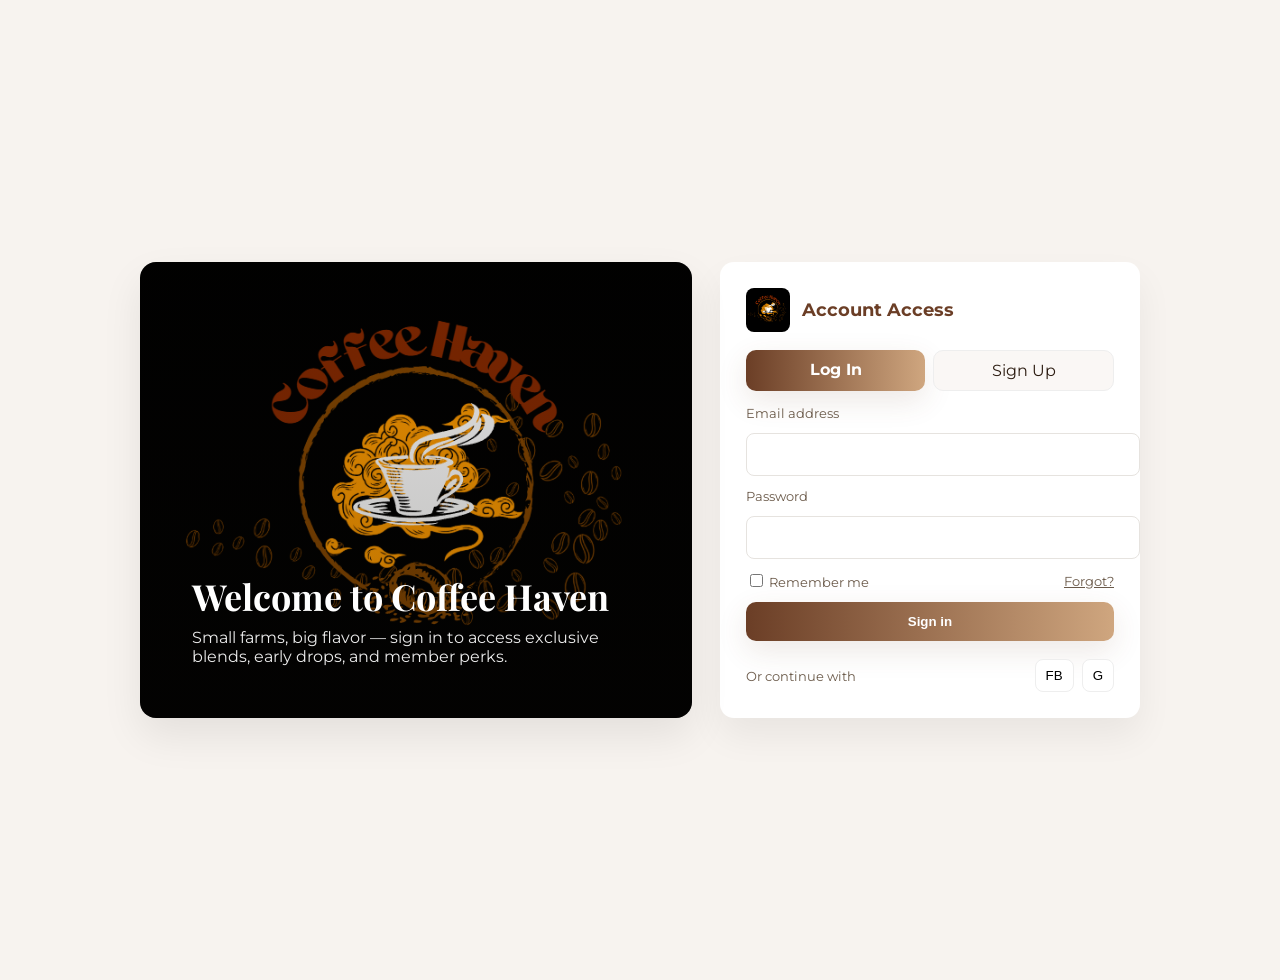
<file: login/login.html>
<!doctype html>
<html lang="en">
    <head>
        <meta charset="utf-8">
        <meta name="viewport" content="width=device-width, initial-scale=1">
        <title>Coffee Haven — Account</title>
        <link href="https://fonts.googleapis.com/css2?family=Montserrat:wght@400;600;700&family=Playfair+Display:wght@700&display=swap" rel="stylesheet">
        <style>
            :root{
                --bg:#f7f3ef;
                --card:#ffffff;
                --accent1:#6b3e26; /* coffee brown */
                --accent2:#cfa67f; /* light brown */
                --muted:#6b5a4a;
            }
            html,body{height:100%;margin:0;font-family:Montserrat,system-ui,Arial;background:var(--bg);color:#2b1b10}
            .page{min-height:100%;display:flex;align-items:center;justify-content:center;padding:40px}
            .auth-wrap{width:100%;max-width:1000px;display:grid;grid-template-columns:1fr 420px;gap:28px;align-items:stretch}
            /* left visual panel */
            .auth-visual{position:relative;border-radius:16px;overflow:hidden;display:flex;align-items:flex-end;padding:24px;background-size:cover;background-position:center center;box-shadow:0 18px 40px rgba(11,9,6,0.08)}
            .auth-visual .overlay{position:absolute;inset:0;background:linear-gradient(180deg, rgba(11,9,6,0.12), rgba(11,9,6,0.28));}
            .visual-content{position:relative;z-index:2;color:#fff;padding:28px;max-width:560px}
            .visual-content h3{font-family:'Playfair Display',serif;font-size:36px;margin:0 0 8px}
            .visual-content p{margin:0;color:rgba(255,255,255,0.92)}

            /* right form card */
            .auth-card{background:var(--card);border-radius:14px;padding:26px;box-shadow:0 18px 36px rgba(11,9,6,0.06);}
            .brand{display:flex;align-items:center;gap:12px;margin-bottom:8px}
            .brand img{width:44px;height:44px;border-radius:8px;object-fit:cover}
            .brand h2{margin:0;font-size:18px;color:var(--accent1)}

            .tabs{display:flex;gap:8px;margin:18px 0 14px}
            .tab{flex:1;padding:10px;border-radius:10px;text-align:center;cursor:pointer;border:1px solid #eee;background:#faf7f5}
            .tab.active{background:linear-gradient(90deg,var(--accent1),var(--accent2));color:#fff;font-weight:700;border:none;box-shadow:0 10px 30px rgba(107,62,38,0.12)}

            form{display:flex;flex-direction:column;gap:12px}
            label{font-size:13px;color:var(--muted);display:block}
            input[type="text"],input[type="email"],input[type="password"]{width:100%;padding:12px;border-radius:8px;border:1px solid #e6e3df;font-size:15px}
            .form-row{display:flex;gap:10px}
            .btn{cursor:pointer;border:0;padding:12px 16px;border-radius:10px;font-weight:700}
            .btn.primary{background:linear-gradient(90deg,var(--accent1),var(--accent2));color:#fff;box-shadow:0 10px 30px rgba(107,62,38,0.12)}
            .btn.ghost{background:transparent;border:1px solid #eee;color:var(--accent1)}
            .muted{color:var(--muted);font-size:13px}

            .helper{display:flex;justify-content:space-between;align-items:center}
            .socials{display:flex;gap:8px}
            .socials button{padding:8px 10px;border-radius:8px;border:1px solid #eee;background:#fff}

            /* small helpers */
            .feedback{min-height:18px;font-size:13px;color:#d9534f}
            .success{color:#065f46}

            @media (max-width:980px){.auth-wrap{grid-template-columns:1fr;}.auth-visual{height:220px}.visual-content h3{font-size:22px}.auth-visual .overlay{background:linear-gradient(180deg, rgba(11,9,6,0.18), rgba(11,9,6,0.36));}}
        </style>
    </head>
    <body>
        <div class="page">
            <div class="auth-wrap">
                <div class="auth-visual" style="background-image:url('../PICTURES/Screenshot 2025-11-04 002254.png')">
                    <div class="overlay" aria-hidden="true"></div>
                    <div class="visual-content">
                        <h3>Welcome to Coffee Haven</h3>
                        <p>Small farms, big flavor — sign in to access exclusive blends, early drops, and member perks.</p>
                    </div>
                </div>

                <div class="auth-card" role="region" aria-labelledby="auth-heading">
                    <div class="brand">
                        <img src="../PICTURES/Screenshot 2025-11-04 002254.png" alt="Coffee Haven logo">
                        <h2 id="auth-heading">Account Access</h2>
                    </div>

                    <div class="tabs" role="tablist">
                        <div id="tab-login" class="tab active" role="tab" aria-selected="true">Log In</div>
                        <div id="tab-signup" class="tab" role="tab" aria-selected="false">Sign Up</div>
                    </div>

                    <div id="forms">
                        <form id="form-login" action="login.php" method="post" aria-hidden="false">
                            <label for="login-email">Email address</label>
                            <input id="login-email" name="email" type="email" required autocomplete="email">

                            <label for="login-pass">Password</label>
                            <input id="login-pass" name="password" type="password" required autocomplete="current-password">

                            <div class="helper">
                                <label class="muted"><input type="checkbox" name="remember"> Remember me</label>
                                <a href="#" class="muted">Forgot?</a>
                            </div>

                            <button class="btn primary" type="submit">Sign in</button>
                            <div class="helper" style="margin-top:6px">
                                <div class="muted">Or continue with</div>
                                <div class="socials">
                                    <button type="button" title="Sign in with Facebook">FB</button>
                                    <button type="button" title="Sign in with Google">G</button>
                                </div>
                            </div>
                        </form>

                        <form id="form-signup" action="register.php" method="post" style="display:none" aria-hidden="true">
                            <label for="signup-name">Full name</label>
                            <input id="signup-name" name="fullname" type="text" required autocomplete="name">

                            <label for="signup-email">Email address</label>
                            <input id="signup-email" name="email" type="email" required autocomplete="email">

                            <label for="signup-pass">Create password</label>
                            <input id="signup-pass" name="password" type="password" required autocomplete="new-password">
                            <div id="pw-feedback" class="feedback" aria-live="polite"></div>

                            <label class="muted"><input type="checkbox" required> I agree to the <a href="#">Terms</a></label>
                            <button class="btn primary" type="submit">Create account</button>
                        </form>
                    </div>
                </div>
            </div>
        </div>

        <script>
            // Tabs and simple UI behaviors
            (function(){
                const tabLogin = document.getElementById('tab-login');
                const tabSignup = document.getElementById('tab-signup');
                const formLogin = document.getElementById('form-login');
                const formSignup = document.getElementById('form-signup');
                const signupPass = document.getElementById('signup-pass');
                const pwFeedback = document.getElementById('pw-feedback');

                function showLogin(){ tabLogin.classList.add('active'); tabSignup.classList.remove('active'); formLogin.style.display='block'; formSignup.style.display='none'; tabLogin.setAttribute('aria-selected','true'); tabSignup.setAttribute('aria-selected','false'); }
                function showSignup(){ tabSignup.classList.add('active'); tabLogin.classList.remove('active'); formSignup.style.display='block'; formLogin.style.display='none'; tabSignup.setAttribute('aria-selected','true'); tabLogin.setAttribute('aria-selected','false'); }

                tabLogin.addEventListener('click', showLogin);
                tabSignup.addEventListener('click', showSignup);

                // Password strength helper
                if(signupPass){
                    signupPass.addEventListener('input', ()=>{
                        const v = signupPass.value; let s=0; if(v.length>=8) s++; if(/[A-Z]/.test(v)) s++; if(/[0-9]/.test(v)) s++; if(/[^A-Za-z0-9]/.test(v)) s++;
                        if(v.length===0){ pwFeedback.textContent=''; }
                        else if(s<=1){ pwFeedback.textContent='Weak password'; pwFeedback.style.color='#d9534f'; }
                        else if(s===2){ pwFeedback.textContent='Medium strength'; pwFeedback.style.color='#f0ad4e'; }
                        else { pwFeedback.textContent='Strong password'; pwFeedback.style.color='#28a745'; }
                    });
                }
            })();
        </script>
    </body>
</html>
</file>
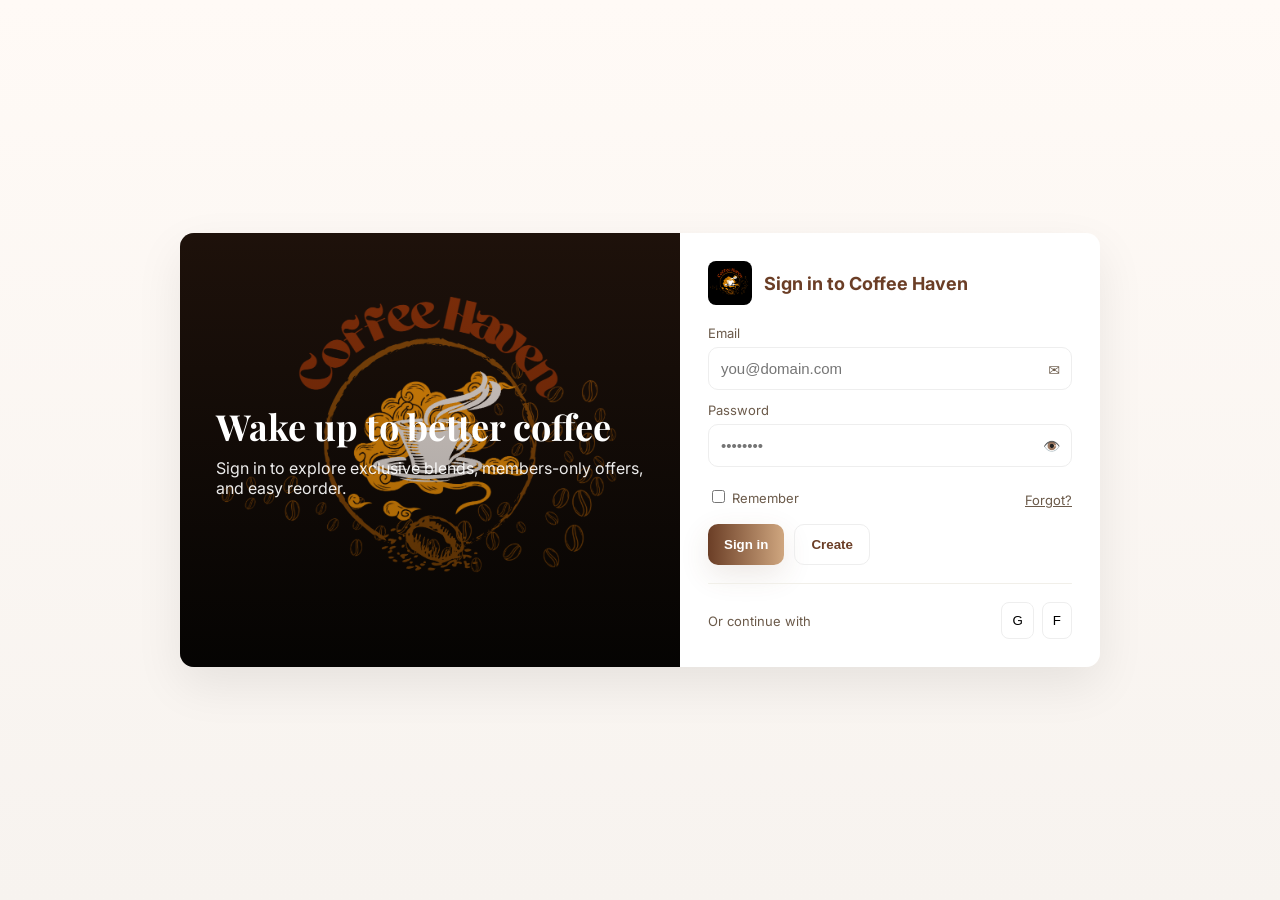
<file: login/login_alt.html>
<!doctype html>
<html lang="en">
  <head>
    <meta charset="utf-8">
    <meta name="viewport" content="width=device-width,initial-scale=1">
    <title>Coffee Haven — Sign in</title>
    <link href="https://fonts.googleapis.com/css2?family=Inter:wght@400;600;700&family=Playfair+Display:wght@700&display=swap" rel="stylesheet">
    <style>
      :root{ --bg:#f6f2ef; --card:#ffffff; --accent:#6b3e26; --accent-2:#cfa67f; --muted:#6b5a4a; }
      *{box-sizing:border-box}
      html,body{height:100%;margin:0;font-family:Inter,system-ui,Arial;background:linear-gradient(180deg,#fffaf6,#f7f3ef)}

      .stage{min-height:100vh;display:flex;align-items:center;justify-content:center;padding:32px}
      .card{width:100%;max-width:920px;border-radius:14px;display:grid;grid-template-columns:1fr 420px;overflow:hidden;box-shadow:0 18px 48px rgba(11,9,6,0.08)}

      /* Left decorative area */
      .left{position:relative;background-image:url('../PICTURES/Screenshot 2025-11-04 002254.png');background-size:cover;background-position:center;display:flex;align-items:center;justify-content:center;padding:36px}
      .left .panel{position:relative;z-index:2;color:#fff;max-width:460px}
      .left::before{content:'';position:absolute;inset:0;background:linear-gradient(180deg, rgba(107,62,38,0.28), rgba(12,9,6,0.42));}
      .left h1{font-family:'Playfair Display',serif;font-size:36px;margin:0 0 8px}
      .left p{margin:0;color:rgba(255,255,255,0.92)}

      /* Right form area */
      .right{background:var(--card);padding:28px;display:flex;flex-direction:column;gap:14px}
      .logo{display:flex;align-items:center;gap:12px}
      .logo img{width:44px;height:44px;border-radius:8px;object-fit:cover}
      .logo h2{margin:0;font-size:18px;color:var(--accent)}

      .form{margin-top:6px;display:flex;flex-direction:column;gap:12px}
      .field{position:relative}
      .field input{width:100%;padding:12px 40px 12px 12px;border-radius:10px;border:1px solid #eee;font-size:15px}
      .field .icon{position:absolute;right:12px;top:50%;transform:translateY(-50%);color:var(--muted);font-size:14px}
      label.small{font-size:13px;color:var(--muted);margin-bottom:6px;display:block}

      .actions{display:flex;align-items:center;justify-content:space-between;margin-top:8px}
      .btn{padding:12px 16px;border-radius:10px;border:0;cursor:pointer;font-weight:700}
      .btn.primary{background:linear-gradient(90deg,var(--accent),var(--accent-2));color:#fff;box-shadow:0 10px 30px rgba(107,62,38,0.12)}
      .btn.ghost{background:transparent;border:1px solid #eee;color:var(--accent)}

      .small-row{display:flex;align-items:center;gap:10px}
      .muted{color:var(--muted);font-size:13px}

      .divider{height:1px;background:#f1efe9;border-radius:6px;margin:6px 0}

      .oauth{display:flex;gap:8px}
      .oauth button{flex:1;padding:10px;border-radius:8px;border:1px solid #eee;background:#fff}

      /* subtle input focus */
      input:focus{outline:none;border-color:rgba(107,62,38,0.12);box-shadow:0 6px 20px rgba(107,62,38,0.06)}

      /* responsive */
      @media (max-width:880px){.card{grid-template-columns:1fr;}.left{height:200px}.right{padding:20px}}
    </style>
  </head>
  <body>
    <main class="stage">
      <section class="card" role="main">
        <div class="left" aria-hidden="false">
          <div class="panel">
            <h1>Wake up to better coffee</h1>
            <p>Sign in to explore exclusive blends, members-only offers, and easy reorder.</p>
          </div>
        </div>

        <aside class="right" aria-labelledby="signin-title">
          <div class="logo">
            <img src="../PICTURES/Screenshot 2025-11-04 002254.png" alt="Coffee Haven">
            <h2 id="signin-title">Sign in to Coffee Haven</h2>
          </div>

          <form class="form" action="login.php" method="post" novalidate>
            <div>
              <label class="small" for="email">Email</label>
              <div class="field">
                <input id="email" name="email" type="email" required autocomplete="email" placeholder="you@domain.com">
                <span class="icon">✉️</span>
              </div>
            </div>

            <div>
              <label class="small" for="password">Password</label>
              <div class="field">
                <input id="password" name="password" type="password" required autocomplete="current-password" placeholder="••••••••">
                <button type="button" id="togglePwd" class="icon" aria-label="Show password" style="background:none;border:0;padding:0;">👁️</button>
              </div>
            </div>

            <div class="actions">
              <label class="small"><input type="checkbox" name="remember"> Remember</label>
              <a class="muted" href="#">Forgot?</a>
            </div>

            <div style="display:flex;gap:10px">
              <button class="btn primary" type="submit">Sign in</button>
              <button class="btn ghost" type="button" onclick="location.href='register.php'">Create</button>
            </div>

            <div class="divider"></div>

            <div style="display:flex;align-items:center;justify-content:space-between">
              <div class="muted">Or continue with</div>
              <div class="oauth">
                <button type="button" aria-label="Continue with Google">G</button>
                <button type="button" aria-label="Continue with Facebook">F</button>
              </div>
            </div>
          </form>
        </aside>
      </section>
    </main>

    <script>
      // Show/hide password
      (function(){
        const pwd = document.getElementById('password');
        const btn = document.getElementById('togglePwd');
        if(!pwd || !btn) return;
        btn.addEventListener('click', ()=>{
          const type = pwd.type === 'password' ? 'text' : 'password';
          pwd.type = type;
          btn.textContent = type === 'text' ? '🙈' : '👁️';
        });
      })();
    </script>
  </body>
</html>
</file>
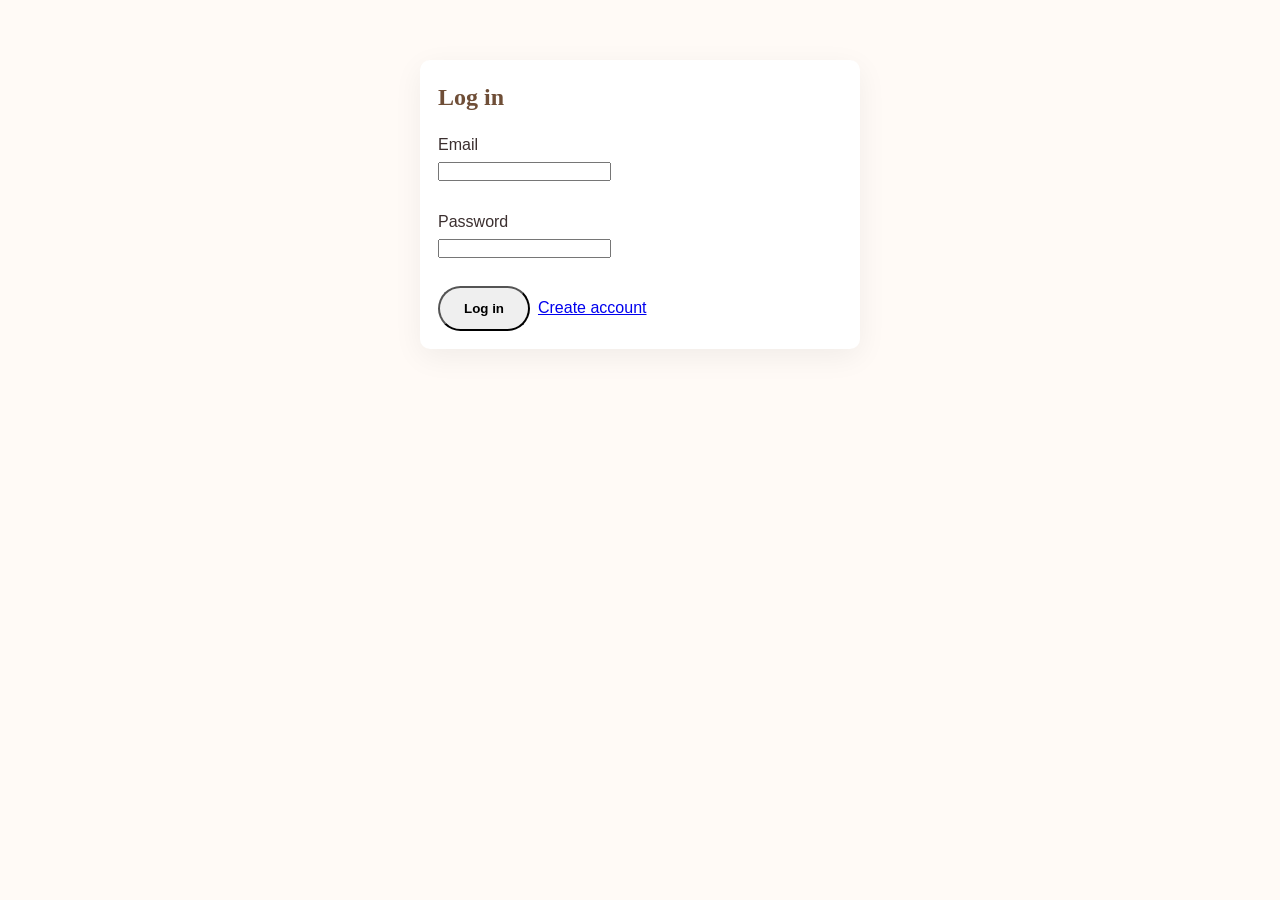
<file: login/login_local.html>
<!doctype html>
<html lang="en">
<head>
  <meta charset="utf-8">
  <meta name="viewport" content="width=device-width,initial-scale=1">
  <title>Log In — Coffee Haven</title>
  <link rel="stylesheet" href="../style.css">
  <style>body{font-family:Montserrat,Arial,Helvetica,sans-serif;background:#fffaf6;color:#3b2f2f;padding:24px} .card{max-width:440px;margin:36px auto;padding:18px;background:#fff;border-radius:10px;box-shadow:0 8px 30px rgba(11,9,6,0.06)}</style>
</head>
<body>
  <main class="card">
    <h2>Log in</h2>
    <form id="login-form">
      <label>Email<br><input id="email" required type="email"></label><br><br>
      <label>Password<br><input id="password" required type="password"></label><br><br>
      <div style="display:flex;gap:8px"><button type="submit" class="btn">Log in</button><a href="register.html" style="align-self:center">Create account</a></div>
    </form>
  </main>
  <script>
    async function fallbackLocalLogin(email,password){ try{ const users = JSON.parse(localStorage.getItem('coffeeHavenUsers')||'[]'); const u = users.find(x=>x.email && x.email.toLowerCase()===String(email).toLowerCase() && x.password===password); if(u){ localStorage.setItem('coffeeHavenCurrentUser', JSON.stringify(u)); return u; } return null; }catch(e){ console.error(e); return null; } }

    document.getElementById('login-form').addEventListener('submit', async (e)=>{
      e.preventDefault();
      const email=document.getElementById('email').value.trim();
      const password=document.getElementById('password').value;

      // try server API
      try{
        const resp = await fetch('/coffee_haven/login/api_login.php', { method: 'POST', headers: { 'Content-Type':'application/json' }, body: JSON.stringify({ email: email, password: password }) });
        const data = await resp.json();
        if(data && data.ok){ const user = data.user; localStorage.setItem('coffeeHavenCurrentUser', JSON.stringify(user)); alert('Logged in as ' + (user.username || user.email)); window.location.href = '/coffee_haven/login/profile.html'; return; }
      }catch(err){ console.warn('API login failed, falling back to local login', err); }

      // fallback
      const u = await fallbackLocalLogin(email,password);
      if(!u){ alert('Invalid credentials'); return; }
      alert('Logged in locally as '+(u.name||u.email)); window.location.href='/coffee_haven/login/profile.html';
    });
  </script>
</body>
</html>
</file>
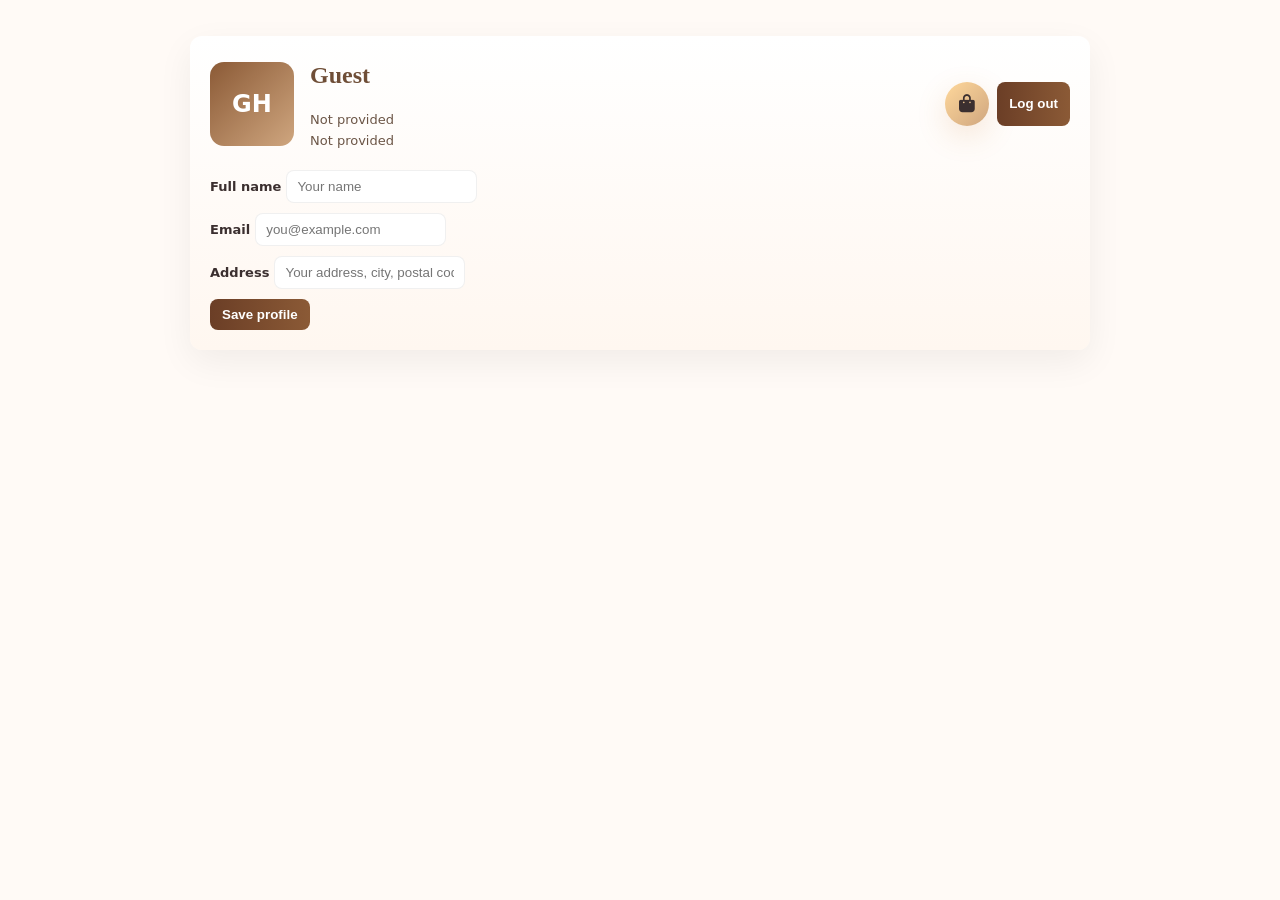
<file: login/profile.html>
<!DOCTYPE html>
<html lang="en">
<head>
    <meta charset="utf-8">
    <meta name="viewport" content="width=device-width,initial-scale=1">
    <title>Account Profile - Coffee Haven</title>
    <link rel="stylesheet" href="../style.css">
    <link href="https://cdnjs.cloudflare.com/ajax/libs/font-awesome/6.5.1/css/all.min.css" rel="stylesheet">
    <style>
        body{ font-family:Montserrat, system-ui, -apple-system, 'Segoe UI', Roboto, 'Helvetica Neue', Arial; background:#fffaf6; color:#3b2f2f; }
        .profile-container{ max-width:900px; margin:36px auto; padding:20px; background:linear-gradient(180deg,#fff,#fff7f0); border-radius:12px; box-shadow:0 12px 36px rgba(11,9,6,0.06); }
        .profile-header{ display:flex; align-items:center; gap:16px; }
        .avatar{ width:84px; height:84px; border-radius:14px; background:linear-gradient(135deg,#8b5a36,#cfa67f); display:flex; align-items:center; justify-content:center; color:#fff; font-weight:900; font-size:24px; }
        .profile-actions{ margin-left:auto; display:flex; gap:8px; }
        .btn{ padding:8px 12px; border-radius:8px; background:linear-gradient(90deg,#6b3e26,#8b5a36); color:#fff; border:0; cursor:pointer; font-weight:800; }
        .profile-form{ margin-top:18px; display:grid; gap:10px; }
        label{ font-weight:700; font-size:13px; }
        input[type="text"], input[type="email"]{ padding:8px 10px; border-radius:8px; border:1px solid rgba(0,0,0,0.06); }
        .orders{ margin-top:18px; }
        .order{ background:#fff; border-radius:8px; padding:12px; box-shadow:0 8px 20px rgba(15,23,42,0.03); margin-bottom:10px; }
        .muted{ color:#6b5546; font-size:13px; }
        /* Return to shop icon */
        .return-shop-icon{ display:inline-flex; align-items:center; justify-content:center; width:44px; height:44px; border-radius:999px; background: linear-gradient(135deg,#ffd89b,#cfa67f); color:#3b2f2f; text-decoration:none; box-shadow:0 10px 30px rgba(203,128,53,0.18); border:none; transition:transform .18s ease, box-shadow .18s ease; }
        .return-shop-icon i{ font-size:18px; }
        .return-shop-icon:hover{ transform:translateY(-4px) scale(1.04); box-shadow:0 20px 40px rgba(203,128,53,0.24); }
    </style>
</head>
<body>
    <main class="profile-container">
        <div class="profile-header">
            <div class="avatar" id="pf-avatar">GH</div>
            <div>
                <h2 id="pf-name">Guest</h2>
                <div class="muted" id="pf-email">Not provided</div>
                <div class="muted" id="pf-address">Not provided</div>
            </div>
            <div class="profile-actions">
                <a href="/coffee_haven/my.html" id="pf-return" class="return-shop-icon" title="Return to Shop" aria-label="Return to Shop">
                    <i class="fa-solid fa-bag-shopping" aria-hidden="true"></i>
                </a>
                <button id="pf-logout" class="btn">Log out</button>
            </div>
        </div>

        <form id="pf-form" class="profile-form" onsubmit="return false;">
            <div>
                <label for="name">Full name</label>
                <input id="name" type="text" placeholder="Your name">
            </div>
            <div>
                <label for="email">Email</label>
                <input id="email" type="email" placeholder="you@example.com">
            </div>
            <div>
                <label for="address">Address</label>
                <input id="address" type="text" placeholder="Your address, city, postal code">
            </div>
            <div>
                <button id="pf-save" type="button" class="btn">Save profile</button>
            </div>
        </form>

        <!-- Recent Orders removed per request -->
        <!-- single return-to-shop icon is in header now -->
    </main>

    <script>
        function getCurrentUser(){
            try{ return JSON.parse(localStorage.getItem('coffeeHavenCurrentUser')||'null'); }catch(e){return null}
        }
        function setCurrentUser(u){ localStorage.setItem('coffeeHavenCurrentUser', JSON.stringify(u||null)); }
        function getUsers(){ try{ return JSON.parse(localStorage.getItem('coffeeHavenUsers')||'[]'); }catch(e){return[]} }

        function render(){
            const user = getCurrentUser();
            const nameEl = document.getElementById('pf-name');
            const emailEl = document.getElementById('pf-email');
            const avatar = document.getElementById('pf-avatar');
            const nameInput = document.getElementById('name');
            const emailInput = document.getElementById('email');
                const addressEl = document.getElementById('pf-address');
                const addressInput = document.getElementById('address');

            if(user){
                nameEl.textContent = user.name || 'Guest';
                emailEl.textContent = user.email || 'Not provided';
                addressEl.textContent = user.address || 'Not provided';
                avatar.textContent = (user.name||'G').split(' ').map(s=>s[0]).slice(0,2).join('').toUpperCase();
                nameInput.value = user.name || '';
                emailInput.value = user.email || '';
                addressInput.value = user.address || '';
            } else {
                nameEl.textContent = 'Guest';
                emailEl.textContent = 'Not provided';
                avatar.textContent = 'GH';
            }
        }

        document.getElementById('pf-save').addEventListener('click', (ev)=>{
            try{ ev && ev.preventDefault(); }catch(e){}
            const name = document.getElementById('name').value.trim();
            const email = document.getElementById('email').value.trim();
            const address = document.getElementById('address').value.trim();
            const user = getCurrentUser() || { id: 'guest-'+Date.now() };
            user.name = name || user.name || 'Guest';
            user.email = email || user.email || '';
            user.address = address || user.address || '';
            // persist current user
            setCurrentUser(user);
            // also update the users list so other parts of the app that read `coffeeHavenUsers` see the change
            try{
                const users = getUsers() || [];
                const idx = users.findIndex(u => (u.email && u.email === user.email) || (u.id && user.id && u.id === user.id));
                if(idx >= 0){ users[idx] = Object.assign({}, users[idx], user); }
                else { users.push(user); }
                localStorage.setItem('coffeeHavenUsers', JSON.stringify(users));
            }catch(e){ console.warn('Failed updating coffeeHavenUsers', e); }
            render();
            alert('Profile saved');
        });

        document.getElementById('pf-logout').addEventListener('click', ()=>{
            localStorage.removeItem('coffeeHavenCurrentUser');
            // redirect to login page
            window.location.href = '/coffee_haven/login/login.html';
        });

        // When returning to shop, persist any changes in the form first so address isn't lost
        (function persistOnReturn(){
            const ret = document.getElementById('pf-return');
            if(!ret) return;
            ret.addEventListener('click', function(ev){
                try{
                    ev.preventDefault();
                    // gather current form values and persist them
                    const name = document.getElementById('name').value.trim();
                    const email = document.getElementById('email').value.trim();
                    const address = document.getElementById('address').value.trim();
                    const user = getCurrentUser() || { id: 'guest-'+Date.now() };
                    user.name = name || user.name || 'Guest';
                    user.email = email || user.email || '';
                    user.address = address || user.address || '';
                    setCurrentUser(user);
                    try{
                        const users = getUsers() || [];
                        const idx = users.findIndex(u => (u.email && u.email === user.email) || (u.id && user.id && u.id === user.id));
                        if(idx >= 0) users[idx] = Object.assign({}, users[idx], user);
                        else users.push(user);
                        localStorage.setItem('coffeeHavenUsers', JSON.stringify(users));
                    }catch(e){ console.warn('Failed updating coffeeHavenUsers on return', e); }
                }catch(e){ console.error('persistOnReturn', e); }
                // navigate to the link target after saving
                try{ window.location.href = this.getAttribute('href') || '/coffee_haven/my.html'; }catch(e){ window.location.href = '/coffee_haven/my.html'; }
            });
        })();

        render();
    </script>
</body>
</html>
</file>
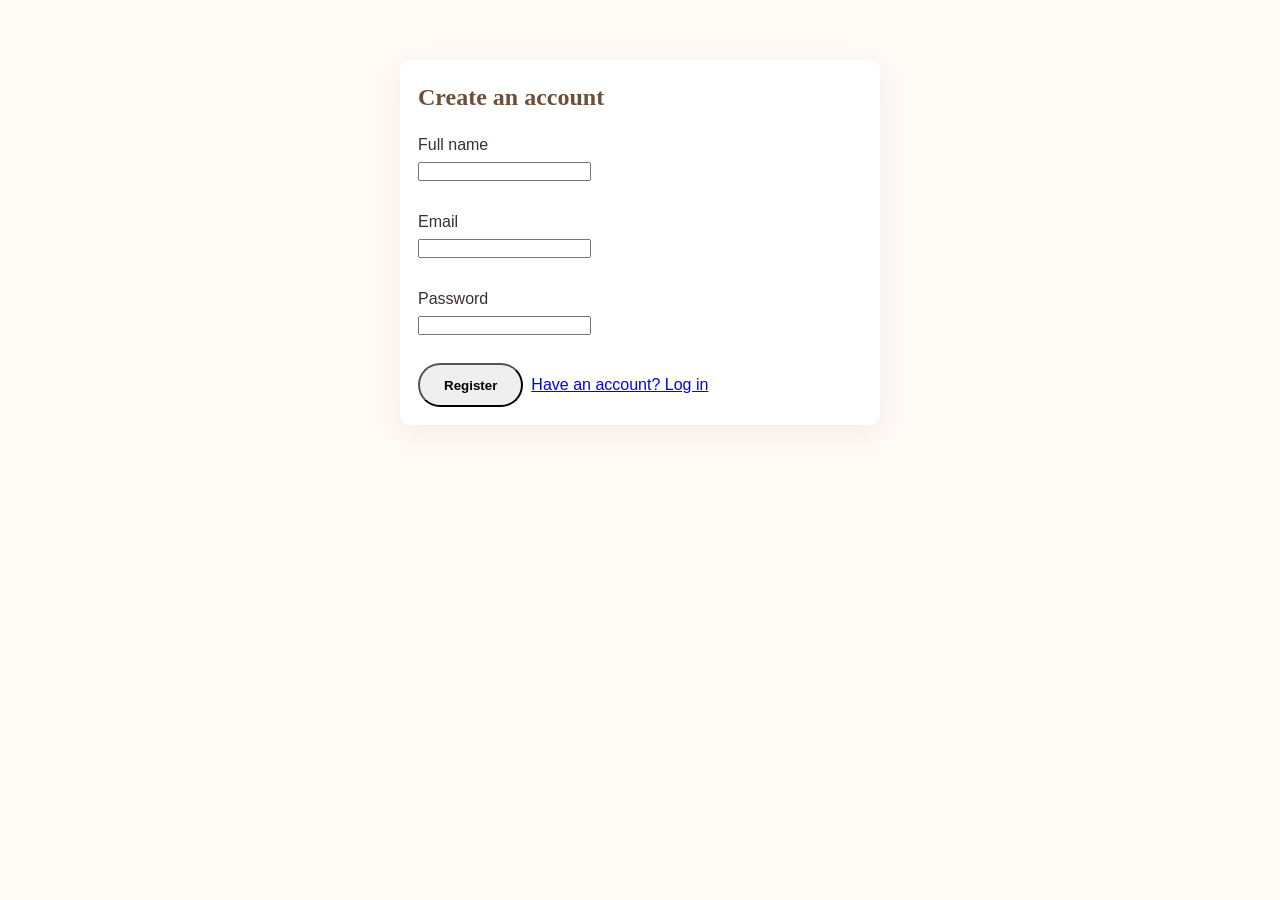
<file: login/register.html>
<!doctype html>
<html lang="en">
<head>
  <meta charset="utf-8">
  <meta name="viewport" content="width=device-width,initial-scale=1">
  <title>Register — Coffee Haven</title>
  <link rel="stylesheet" href="../style.css">
  <style>body{font-family:Montserrat,Arial,Helvetica,sans-serif;background:#fffaf6;color:#3b2f2f;padding:24px} .card{max-width:480px;margin:36px auto;padding:18px;background:#fff;border-radius:10px;box-shadow:0 8px 30px rgba(11,9,6,0.06)}</style>
</head>
<body>
  <main class="card">
    <h2>Create an account</h2>
    <form id="reg-form">
      <label>Full name<br><input id="name" required type="text"></label><br><br>
      <label>Email<br><input id="email" required type="email"></label><br><br>
      <label>Password<br><input id="password" required type="password"></label><br><br>
      <div style="display:flex;gap:8px"><button type="submit" class="btn">Register</button><a href="login_local.html" style="align-self:center">Have an account? Log in</a></div>
    </form>
  </main>
  <script>
    async function fallbackCreateLocalUser(name,email,password){
      try{
        const users = JSON.parse(localStorage.getItem('coffeeHavenUsers')||'[]');
        // prevent duplicate emails in local store
        const exists = users.find(u=>u.email && u.email.toLowerCase()===String(email).toLowerCase());
        if(exists) return { error: 'exists' };
        const id = 'u-' + Date.now();
        const username = String(name||'').trim().split(/\s+/).join('').toLowerCase() || ('u'+Date.now());
        const user = { id, username, name, email, password, createdAt: new Date().toISOString() };
        users.push(user);
        localStorage.setItem('coffeeHavenUsers', JSON.stringify(users));
        localStorage.setItem('coffeeHavenCurrentUser', JSON.stringify(user));
        return user;
      }catch(e){ console.error(e); return null; }
    }

    document.getElementById('reg-form').addEventListener('submit', async (e)=>{
      e.preventDefault();
      const name=document.getElementById('name').value.trim();
      const email=document.getElementById('email').value.trim();
      const password=document.getElementById('password').value;

      // try server API first (be tolerant of non-JSON or non-200 responses)
      try{
        const resp = await fetch('/coffee_haven/login/api_register.php', {
          method: 'POST', headers: { 'Content-Type': 'application/json' }, body: JSON.stringify({ username: name, name: name, email: email, password: password })
        });
        if(resp && resp.ok){
          const data = await resp.json().catch(()=>null);
          if(data && data.ok){
            const user = data.user; localStorage.setItem('coffeeHavenCurrentUser', JSON.stringify(user)); alert('Registered and logged in as ' + (user.username || user.email)); window.location.href = '/coffee_haven/login/profile.html'; return;
          } else if(data && data.error === 'exists'){
            alert('An account with that email already exists. Please login.'); window.location.href='login_local.html'; return;
          } else {
            console.warn('Register API returned unexpected payload', data);
          }
        } else {
          // non-200 or CORS/404 — fall back to local registration
          console.warn('Register API not available or returned non-OK status', resp && resp.status);
        }
      }catch(err){ console.warn('Register API failed, falling back to local create', err); }

      // fallback to local storage account creation
      const created = await fallbackCreateLocalUser(name,email,password);
      if(created && created.error === 'exists'){
        alert('An account with that email already exists. Please log in.'); window.location.href = 'login_local.html';
      } else if(created){
        // ensure downstream code sees a username property
        created.username = created.username || (String(created.name||'').split(/\s+/).join('').toLowerCase());
        localStorage.setItem('coffeeHavenCurrentUser', JSON.stringify(created));
        alert('Registered locally and logged in as ' + (created.name||created.email)); window.location.href = '/coffee_haven/login/profile.html';
      } else {
        alert('Registration failed — please check console for details');
      }
    });
  </script>
</body>
</html>
</file>
<file: style.css>
/* --- Global Styles & Variables --- */
:root {
    --rich-brown: #6F4E37; /* Rich, dark coffee brown */
    --warm-orange: #D2691E; /* A warm, inviting accent */
    --cream-bg: #F5F5DC;    /* Creamy background */
    --dark-text: #333333;
    --light-text: #FFFFFF;
    --font-heading: 'Playfair Display', serif;
    --font-body: 'Montserrat', sans-serif;
}

* {
    box-sizing: border-box;
    margin: 0;
    padding: 0;
}

body {
    font-family: var(--font-body);
    background-color: var(--cream-bg);
    color: var(--dark-text);
    line-height: 1.6;
}

h1, h2, h3 {
    font-family: var(--font-heading);
    color: var(--rich-brown);
    margin-bottom: 1rem;
}

.section-title {
    text-align: center;
    font-size: 2.5rem;
    margin-bottom: 2rem;
}

/* --- Buttons --- */
.btn {
    display: inline-block;
    padding: 0.8rem 1.5rem;
    text-decoration: none;
    border-radius: 25px;
    font-weight: 700;
    transition: all 0.3s ease;
}

.btn-primary {
    background-color: var(--warm-orange);
    color: var(--light-text);
}
.btn-primary:hover {
    background-color: var(--rich-brown);
}

.btn-secondary {
    background-color: transparent;
    color: var(--rich-brown);
    border: 2px solid var(--rich-brown);
}
.btn-secondary:hover {
    background-color: var(--rich-brown);
    color: var(--light-text);
}

/* --- Navigation Bar --- */
.navbar {
    display: flex;
    justify-content: space-between;
    align-items: center;
    padding: 1rem 5%;
   background-color: transparent;
            position: absolute;
            top: 0;
            width: 100%;
            z-index: 10;
}

.nav-brand a {
    font-family: var(--font-heading);
    font-size: 1.8rem;
    font-weight: 700;
    color: var(--rich-brown);
    text-decoration: none;
}

.nav-menu {
    display: flex;
    list-style: none;
    align-items: center;
}

.nav-item {
    margin-left: 1.5rem;
}

.nav-link {
    text-decoration: none;
    color: var(--dark-text);
    font-weight: 700;
    transition: color 0.3s ease;
}
.nav-link:hover, .nav-link.active {
    color: var(--warm-orange);
}

.cta-button {
    background-color: var(--warm-orange);
    color: rgb(122, 80, 0);
    padding: 0.5rem 1rem;
    border-radius: 20px;
}
.cta-button:hover {
    color: rgb(255, 153, 0);
    background-color: var(--rich-brown);
}

/* --- Hamburger Menu (for mobile) --- */
.hamburger {
    display: none;
    cursor: pointer;
}
.bar {
    display: block;
    width: 25px;
    height: 3px;
    margin: 5px auto;
    background-color: var(--rich-brown);
    transition: all 0.3s ease-in-out;
}

/* --- Hero Section --- */
.hero {
    height: 80vh;
    background: url('https://imgur.com/YXSJLdm.jpg') no-repeat center center/cover;
    /* Overlay for text readability */
    background-image: linear-gradient(rgba(0, 0, 0, 0.4), rgba(0, 0, 0, 0.4)), url('https://imgur.com/4mt0hB1.jpg');
    background-position: center 50%;
    display: flex;
    justify-content: center;
    align-items: center;
    text-align: center;
    color: var(--light-text);
}

.hero-content h1 {
    font-size: 3.5rem;
    color: var(--light-text);
    margin-bottom: 1rem;
}
.hero-content p {
    font-size: 1.2rem;
    margin-bottom: 2rem;
}

/* --- Featured Products / Product Grid --- */
.featured-products, .product-grid-container {
    padding: 4rem 5%;
    background-color: #a78156;
}

.product-carousel, .product-grid {
    display: grid;
    grid-template-columns: repeat(auto-fit, minmax(280px, 1fr));
    gap: 2rem;
}

.product-card {
    background: #ffffff;
    border-radius: 10px;
    box-shadow: 0 4px 10px rgba(0,0,0,0.05);
    text-align: center;
    padding: 1.5rem;
    transition: transform 0.3s ease, box-shadow 0.3s ease;
}
.product-card:hover {
    transform: translateY(-5px);
    box-shadow: 0 8px 20px rgba(0,0,0,0.1);
}

.product-card img {
    max-width: 100%;
    height: 200px;
    object-fit: contain;
    margin-bottom: 1rem;
}
.product-card h3 {
    font-size: 1.5rem;
}
.product-card p {
    font-size: 0.9rem;
    margin-bottom: 1.5rem;
}

/* --- Product Page --- */
.page-header {
    padding: 3rem 5%;
    text-align: center;
    background-color: #fff;
}
.page-header h1 {
    font-size: 3rem;
}
.product-filters {
    display: flex;
    justify-content: center;
    gap: 1rem;
    margin-bottom: 2rem;
}
.product-filters select {
    padding: 0.5rem;
    font-family: var(--font-body);
    border: 2px solid var(--rich-brown);
    border-radius: 5px;
}

/* --- Sustainability Section --- */
.sustainability-section {
    background: url('https://via.placeholder.com/1500x600/5a9c32/FFFFFF?text=Responsible+Sourcing') no-repeat center center/cover;
    background-attachment: fixed; /* Parallax-like effect */
    padding: 6rem 5%;
    text-align: center;
    color: var(--light-text);
}

.sustainability-content {
    background-color: rgba(111, 78, 55, 0.8); /* Rich brown overlay */
    max-width: 700px;
    margin: 0 auto;
    padding: 3rem;
    border-radius: 10px;
}
.sustainability-content h2 {
    color: var(--light-text);
}
.sustainability-content .btn-primary {
    background-color: var(--light-text);
    color: var(--rich-brown);
}
.sustainability-content .btn-primary:hover {
    background-color: var(--warm-orange);
    color: var(--light-text);
}

/* --- Footer --- */
/* GLOBAL RESET & FONT */
* {
    margin: 0;
    padding: 0;
    box-sizing: border-box;
}

body {
    /* Use Roboto if linked in HTML, otherwise a standard sans-serif */
    font-family: 'Roboto', Arial, sans-serif;
}

/* -------------------------------------- */
/* FOOTER STYLES */
/* -------------------------------------- */

/* Main Footer Container */
.system-footer {
    background-color: #3C2F2F; /* Deep Coffee Brown */
    color: #F5F5DC; /* Cream/Beige Text */
    padding: 30px 5%; /* Vertical and horizontal padding */
    border-top: 3px solid #A0522D; /* Warm Accent line */
}

/* Header/Logo Section */
.footer-header {
    text-align: center;
    padding-bottom: 20px;
    margin-bottom: 20px;
    border-bottom: 1px solid rgba(255, 255, 255, 0.1);
}

.logo-text {
    font-size: 1.8em;
    font-weight: 700;
    color: #FFD700; /* Gold Accent */
}

/* Three-Column Layout Container */
.footer-content {
    display: flex;
    justify-content: space-between;
    max-width: 1200px;
    margin: 0 auto; /* Center the content */
    flex-wrap: wrap; /* Allows columns to stack on smaller screens */
    gap: 30px; /* Space between columns */
}

/* Individual Column Styling */
.footer-column {
    flex: 1; /* Makes columns grow equally */
    min-width: 200px; /* Ensures they don't get too narrow */
    line-height: 1.6;
}

/* Column Headings */
.footer-column h4 {
    color: #FFD700; /* Gold/Accent Color for headings */
    margin-bottom: 15px;
    font-size: 1.1em;
    border-bottom: 2px solid rgba(255, 255, 255, 0.1);
    padding-bottom: 5px;
}

/* General Text and Paragraphs */
.footer-column p {
    margin-bottom: 5px;
    font-size: 0.95em;
}

.hours {
    font-style: italic;
    opacity: 0.8;
    margin-top: 10px;
}

/* Link Styling (used in Quick Links and Legal Info) */
.footer-column a {
    color: #F5F5DC;
    text-decoration: none; /* Remove underline */
    display: block; /* Make links take up full line for easy clicking */
    padding: 2px 0;
    font-size: 0.95em;
    transition: color 0.3s;
}

.footer-column a:hover {
    color: #FFD700; /* Gold Hover effect */
}

/* Social Icon Placeholder Styling */
.social-icons {
    margin-top: 15px;
}

.social-icons .icon {
    display: inline; /* Keep icons on one line */
    padding: 0 5px;

}

/* Copyright Bar (bottommost section) */
.footer-copyright {
    text-align: center;
    padding-top: 20px;
    margin-top: 20px;
    border-top: 1px solid rgba(255, 255, 255, 0.1); /* Subtle separator */
    font-size: 0.85em;
}

/* Media Query for smaller screens (e.g., mobile) */
@media (max-width: 768px) {
    .footer-content {
        flex-direction: column; /* Stack columns vertically */
        align-items: center;
        text-align: center;
    }

    .footer-column {
        margin-bottom: 20px;
        min-width: 100%; /* Take up full width */
    }

    .footer-column a {
        display: inline-block; /* Switch links back to inline for a centered list feel */
        margin: 0 10px;
    }
}
.footer-legal {
    max-width: 1200px;
    margin: 0 auto;
    text-align: center; /* Centers the content */
    padding-top: 20px;
}

.footer-legal p {
    margin-bottom: 10px;
    font-size: 14px;
    color: #bdc3c7; /* Slightly lighter text for the copyright */
}

.footer-legal a {
    color: #bdc3c7;
    text-decoration: none;
    font-size: 14px;
    margin: 0 10px;
    transition: color 0.3s ease;
}

.footer-legal a:hover {
    color: #ecf0f1; /* Lightens on hover */
    text-decoration: underline;
}
/* --- Responsive Design --- */
@media(max-width: 768px) {
    .nav-menu {
        position: fixed;
        left: -100%;
        top: 70px; /* Below navbar */
        flex-direction: column;
        background-color: #ffffff;
        width: 100%;
        height: 100vh;
        text-align: center;
        transition: 0.3s;
    }

    .nav-menu.active {
        left: 0;
    }

    .nav-item {
        margin: 2rem 0;
    }
    
    .nav-link {
        font-size: 1.2rem;
    }

    .hamburger {
        display: block;
    }

    .hamburger.active .bar:nth-child(2) {
        opacity: 0;
    }
    .hamburger.active .bar:nth-child(1) {
        transform: translateY(8px) rotate(45deg);
    }
    .hamburger.active .bar:nth-child(3) {
        transform: translateY(-8px) rotate(-45deg);
    }

    .hero-content h1 {
        font-size: 2.5rem;
    }
} 
 
</file>
